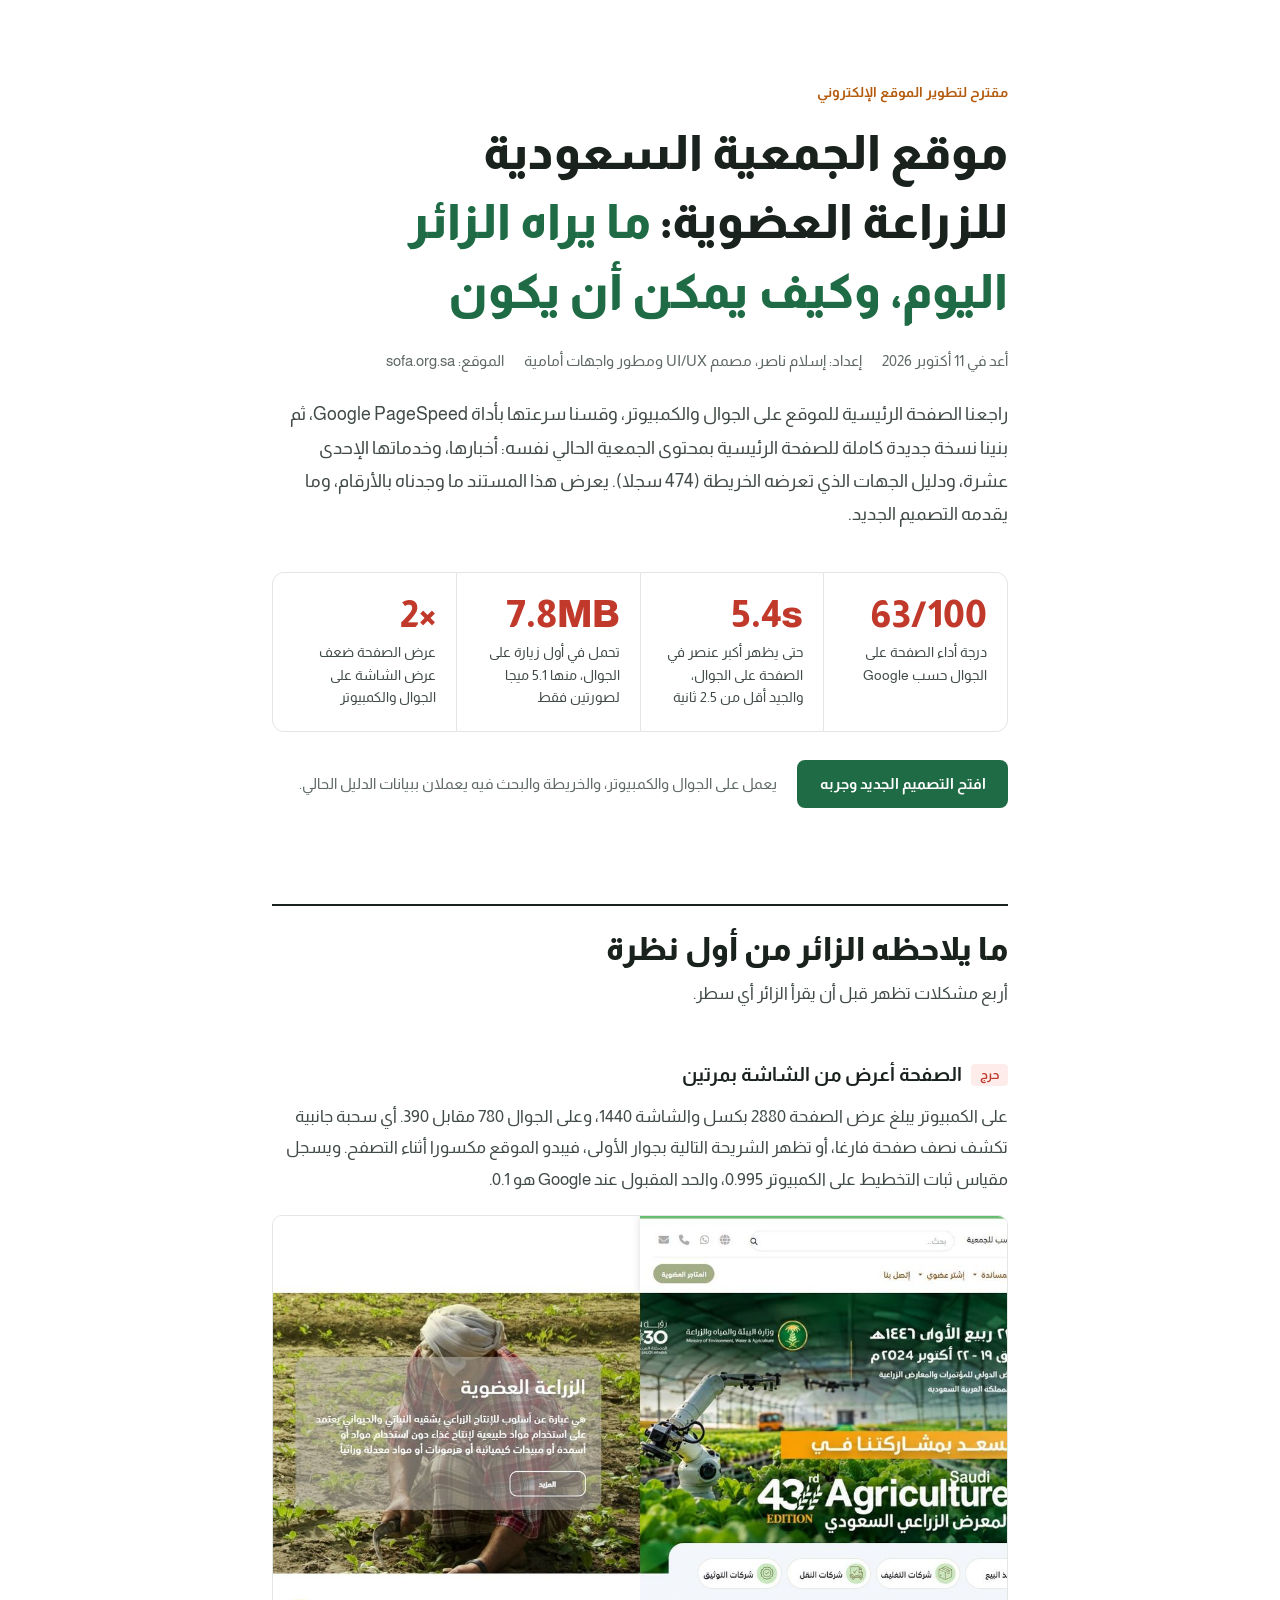
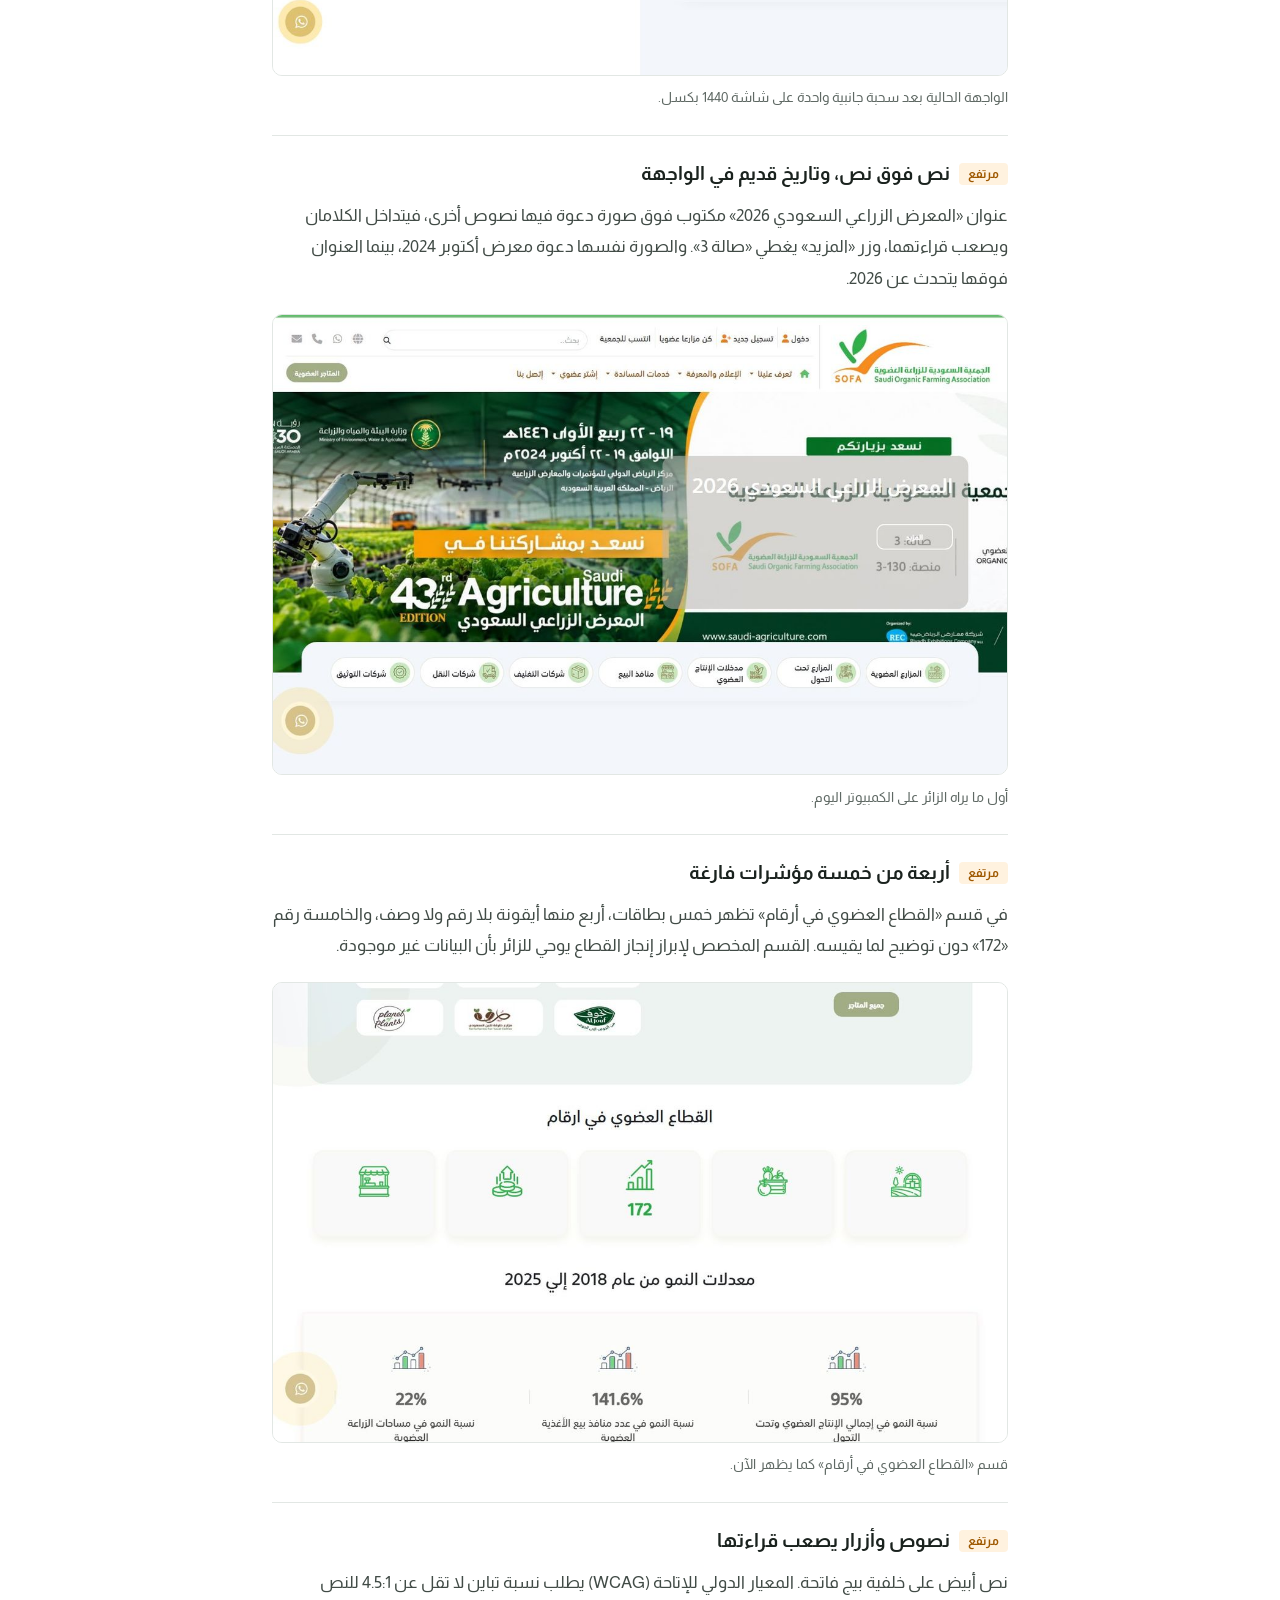
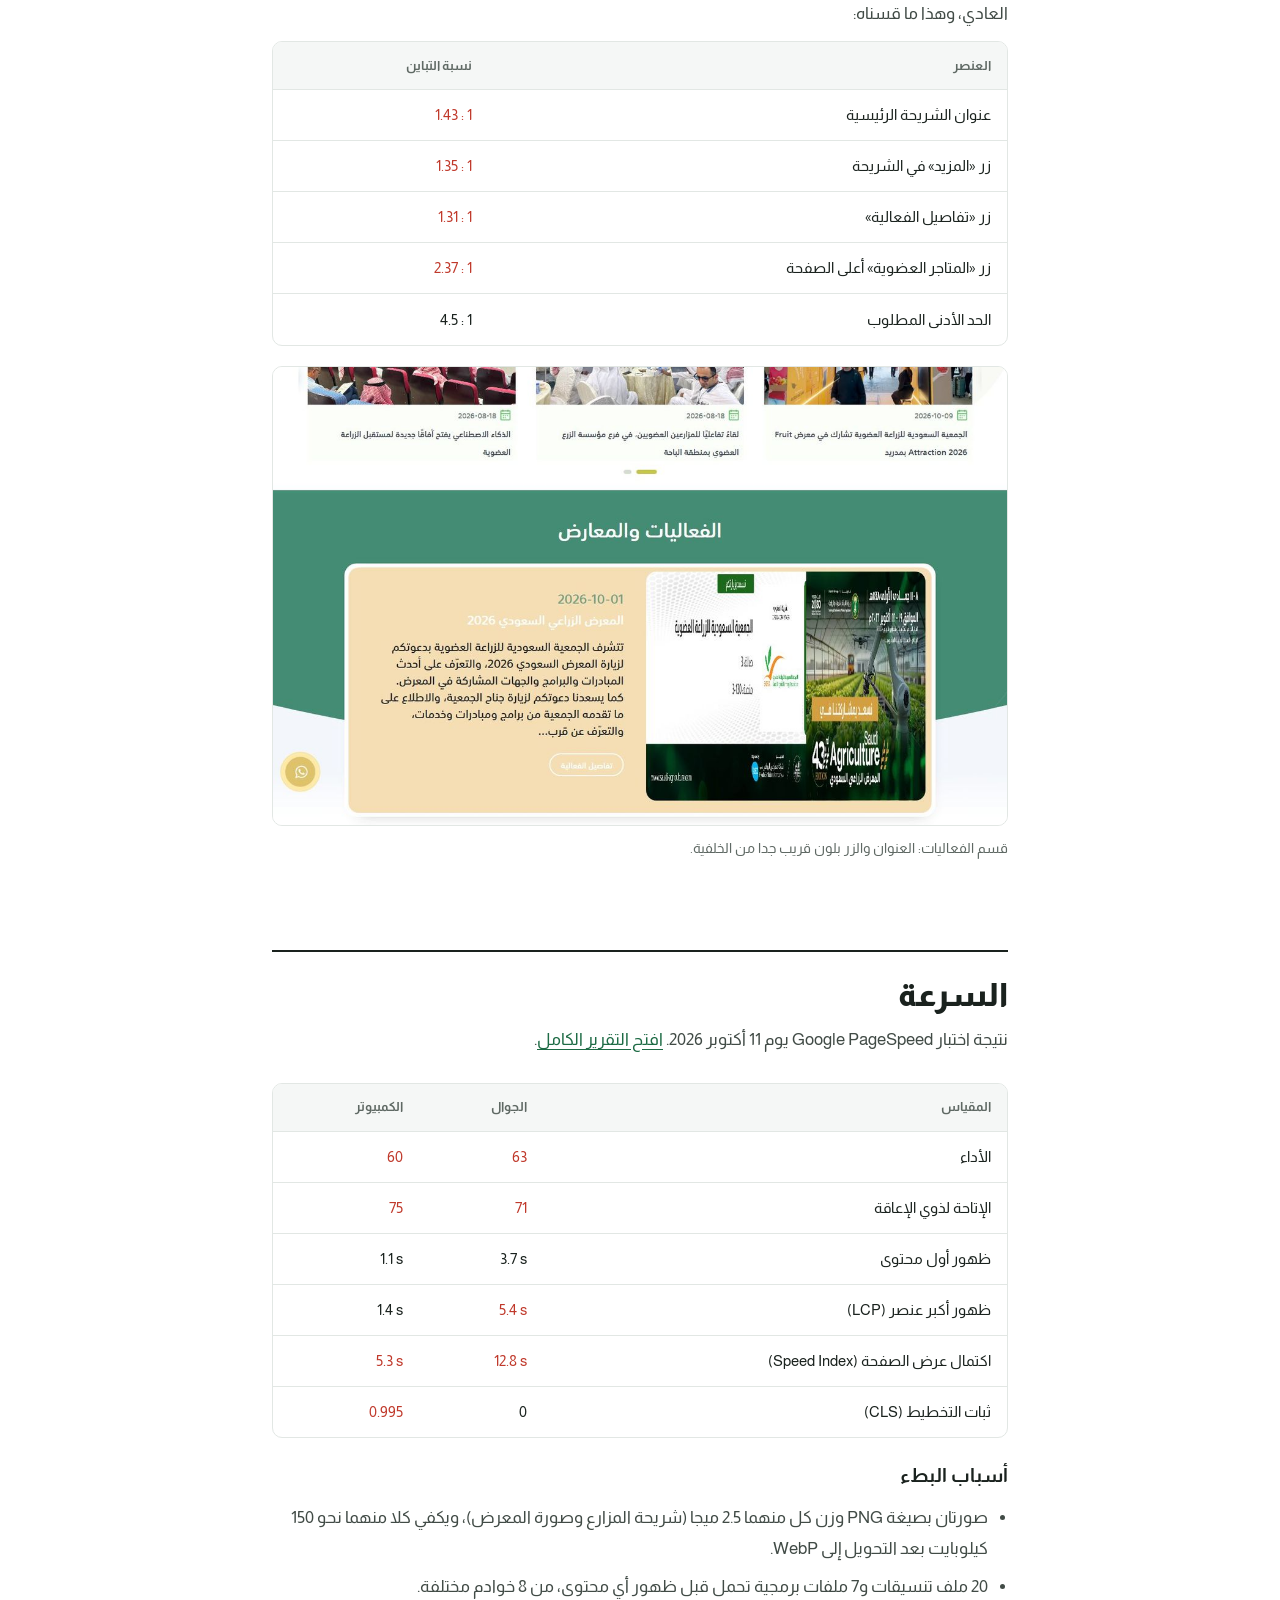
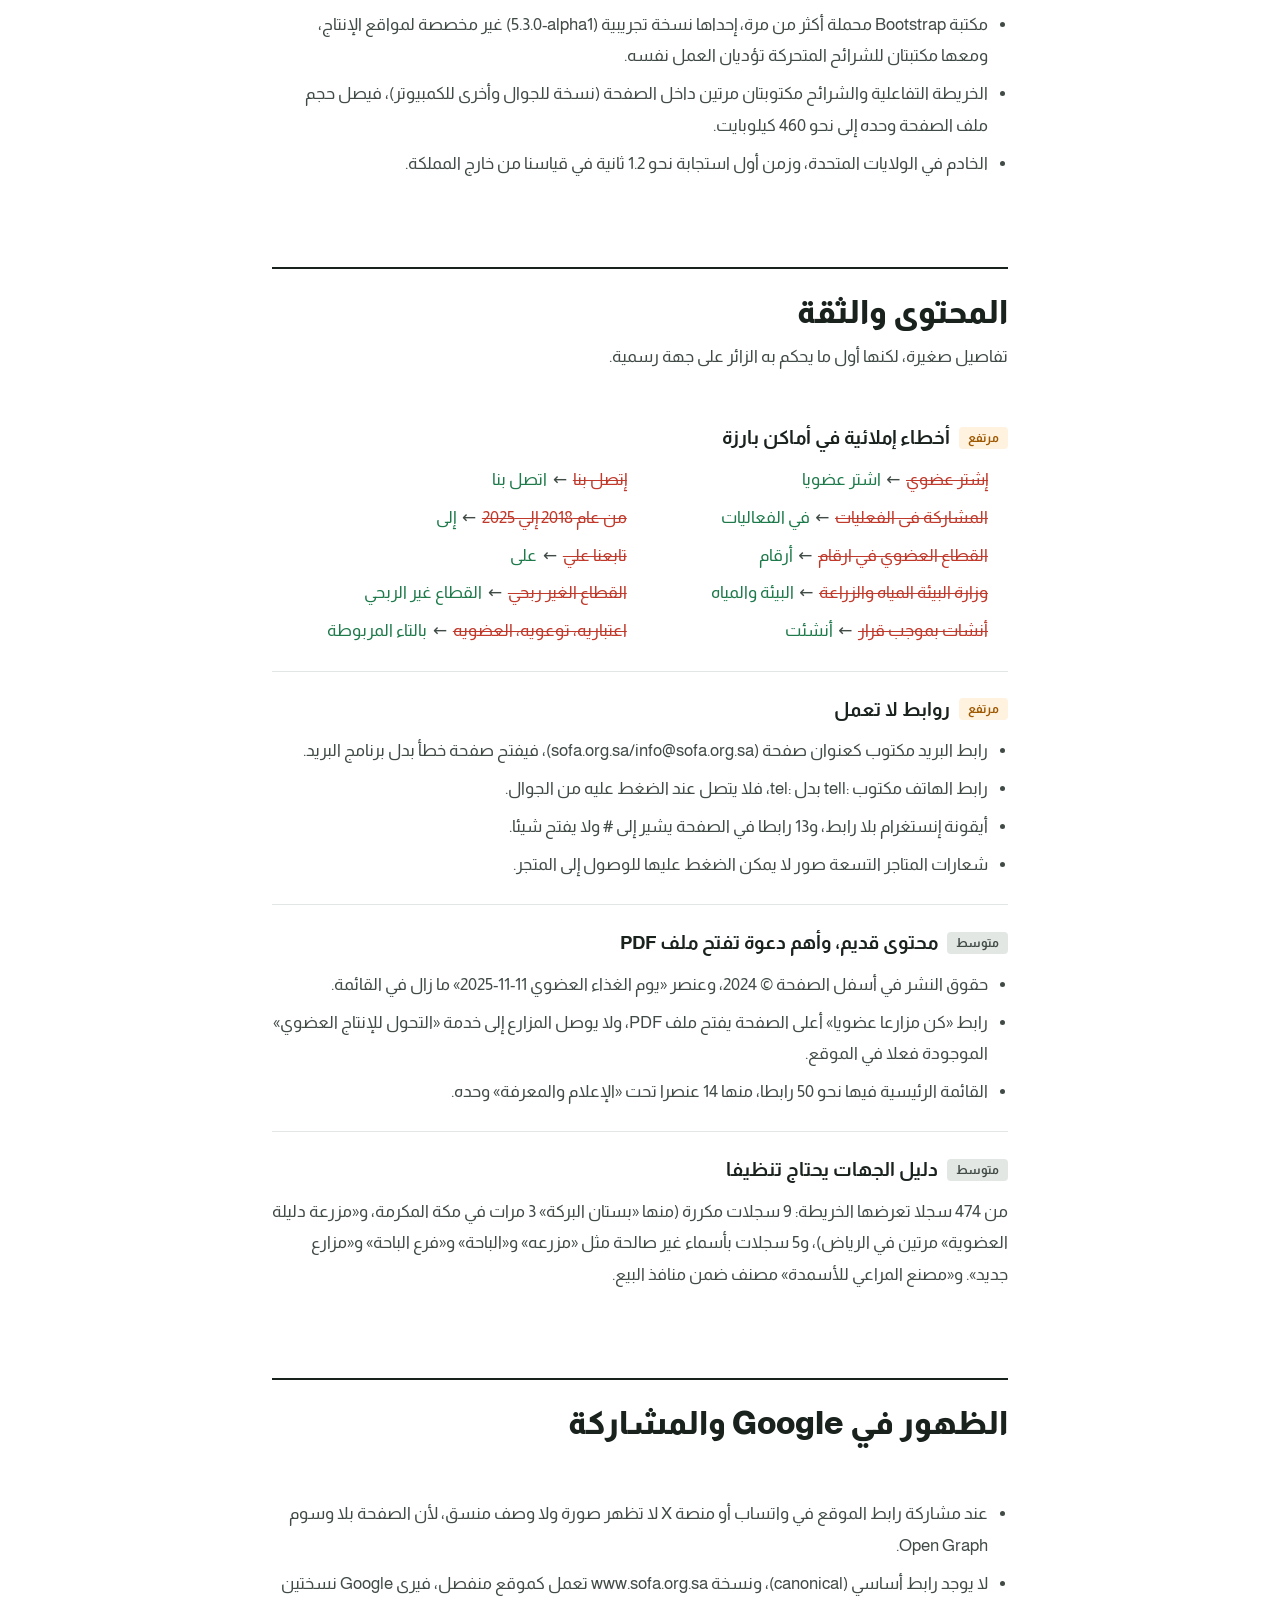
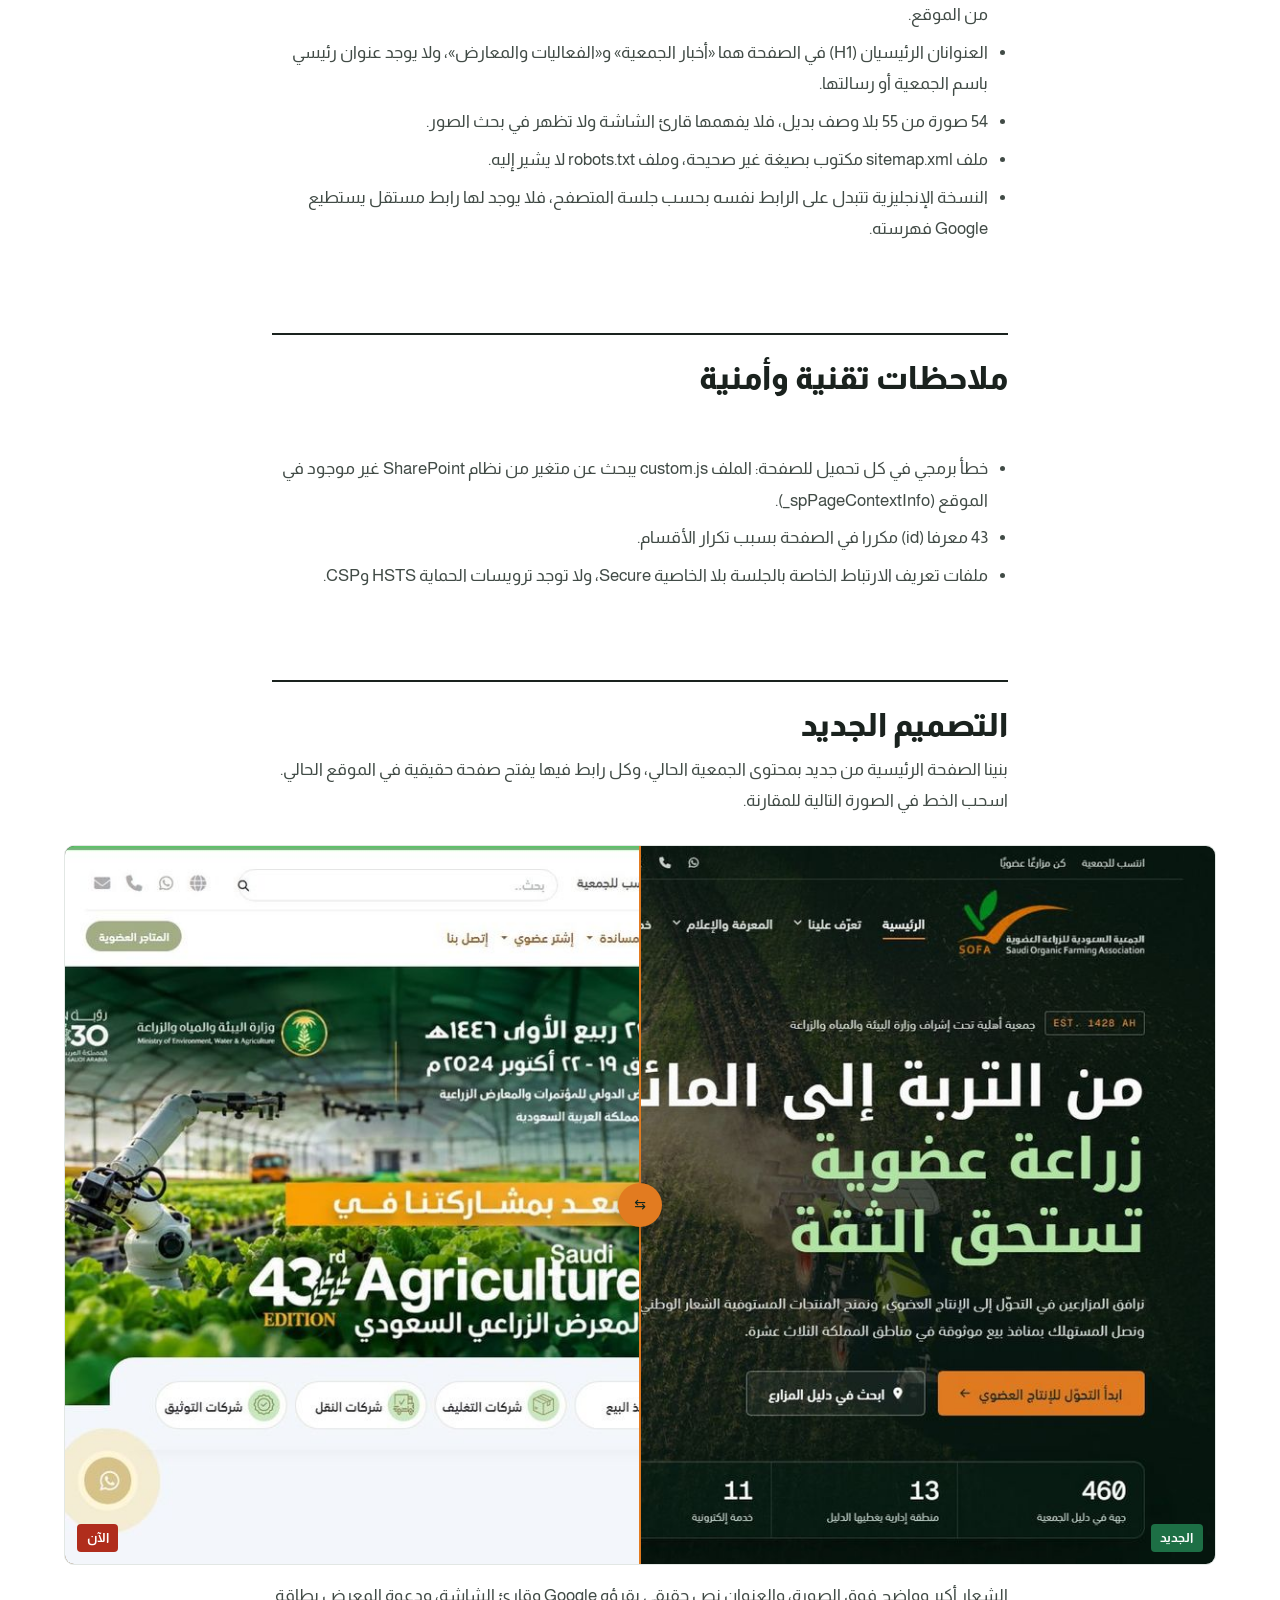
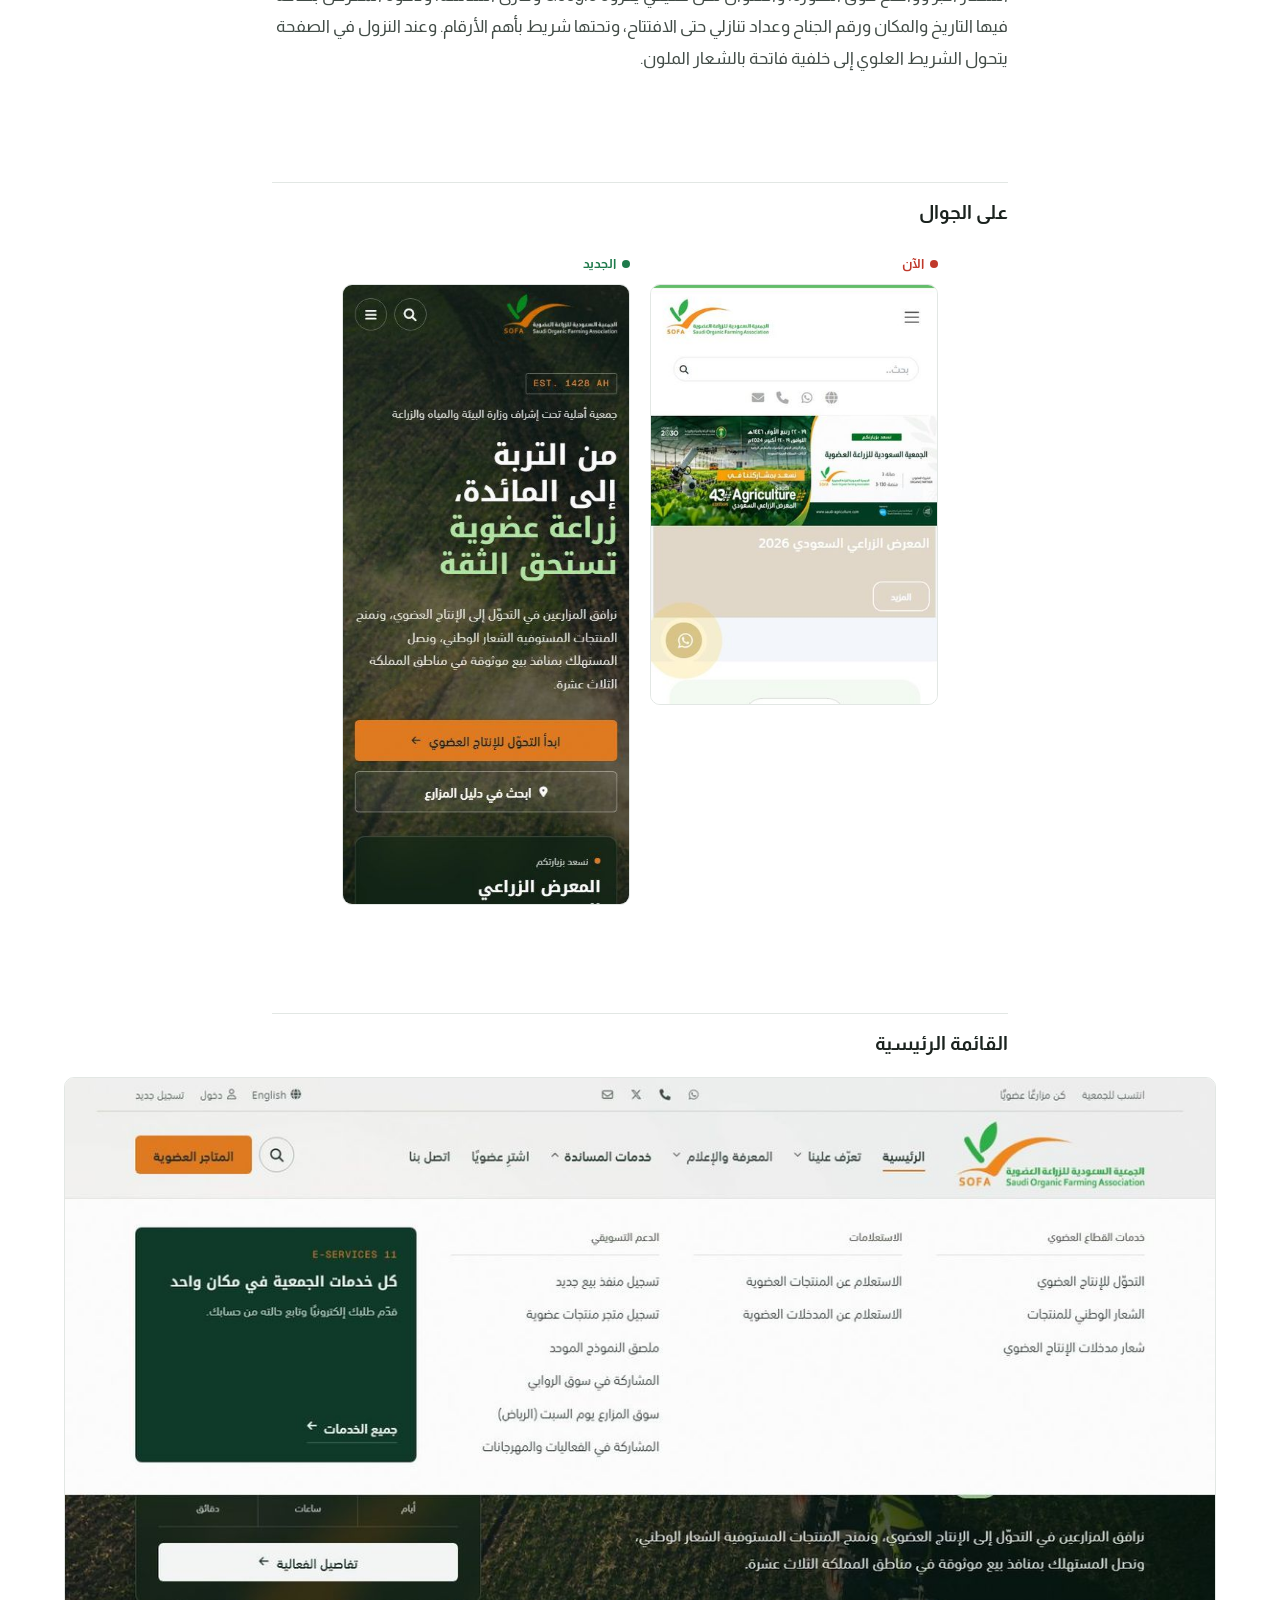
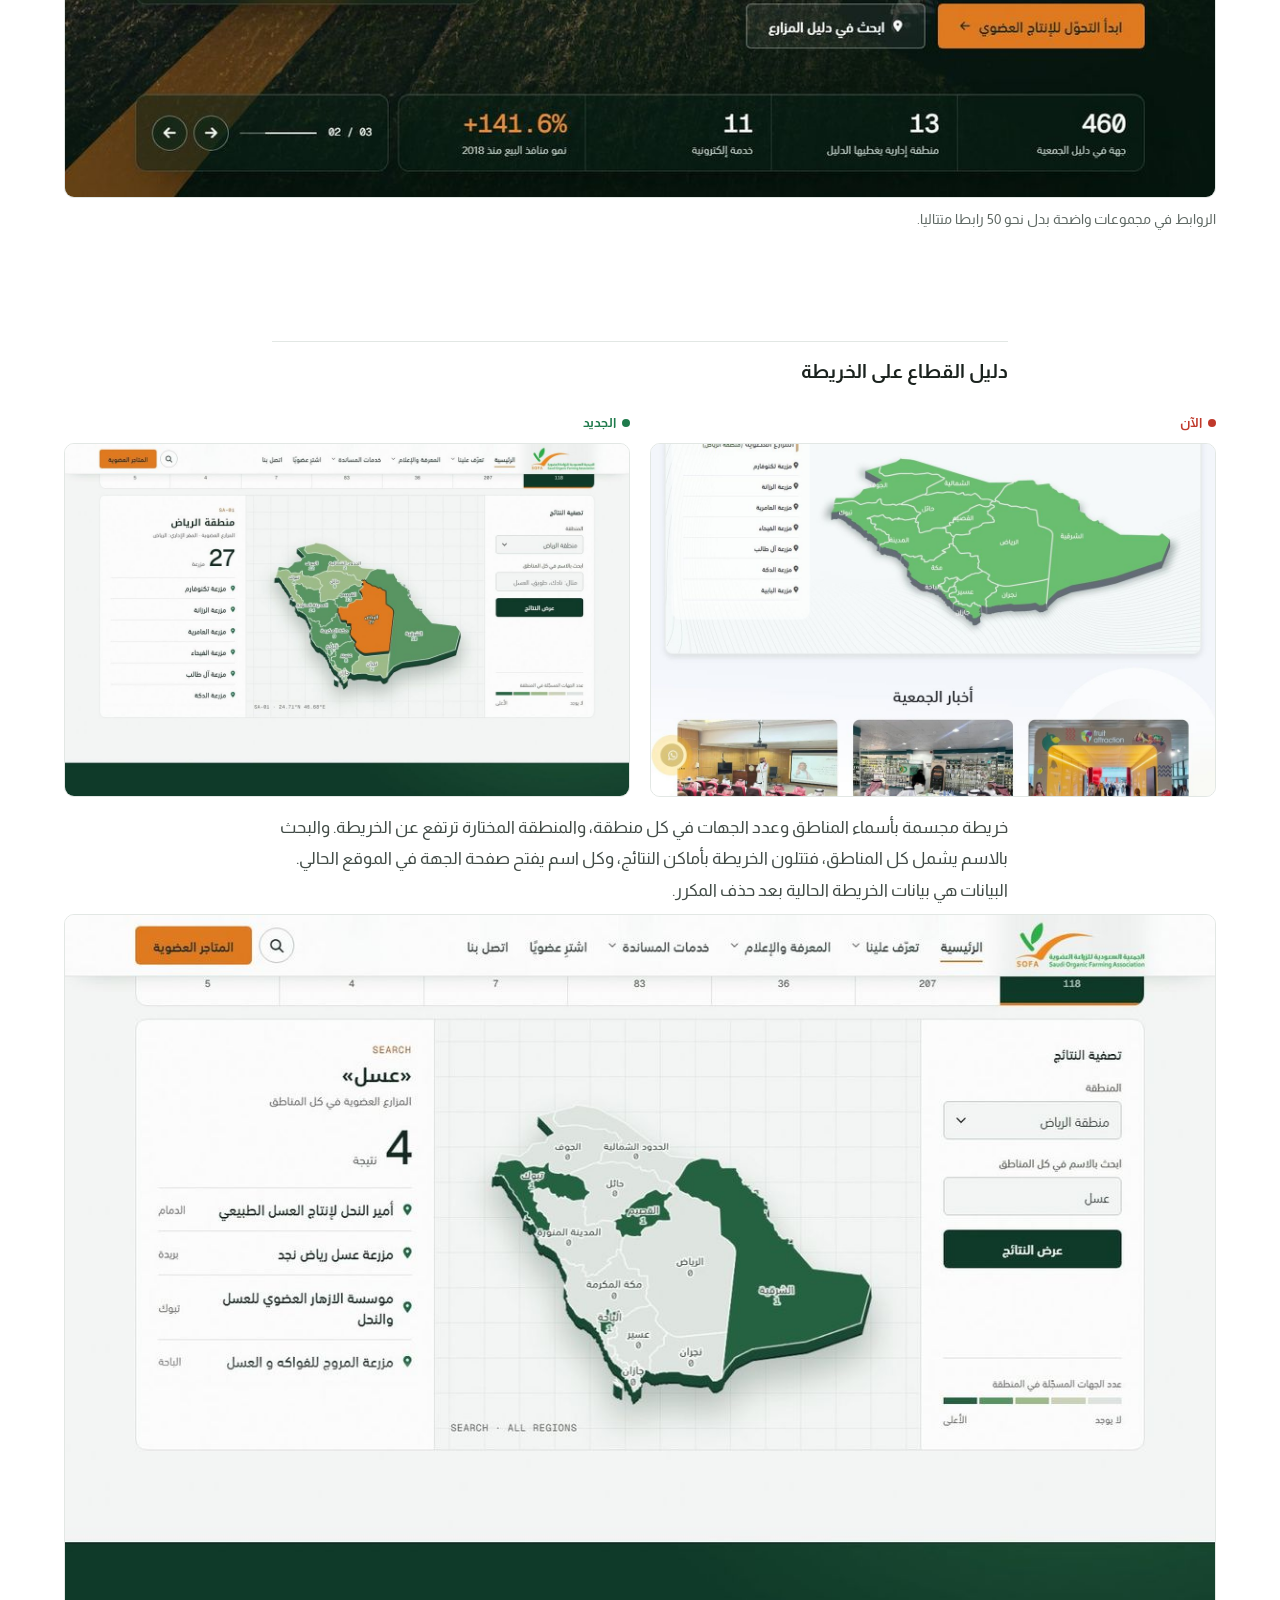
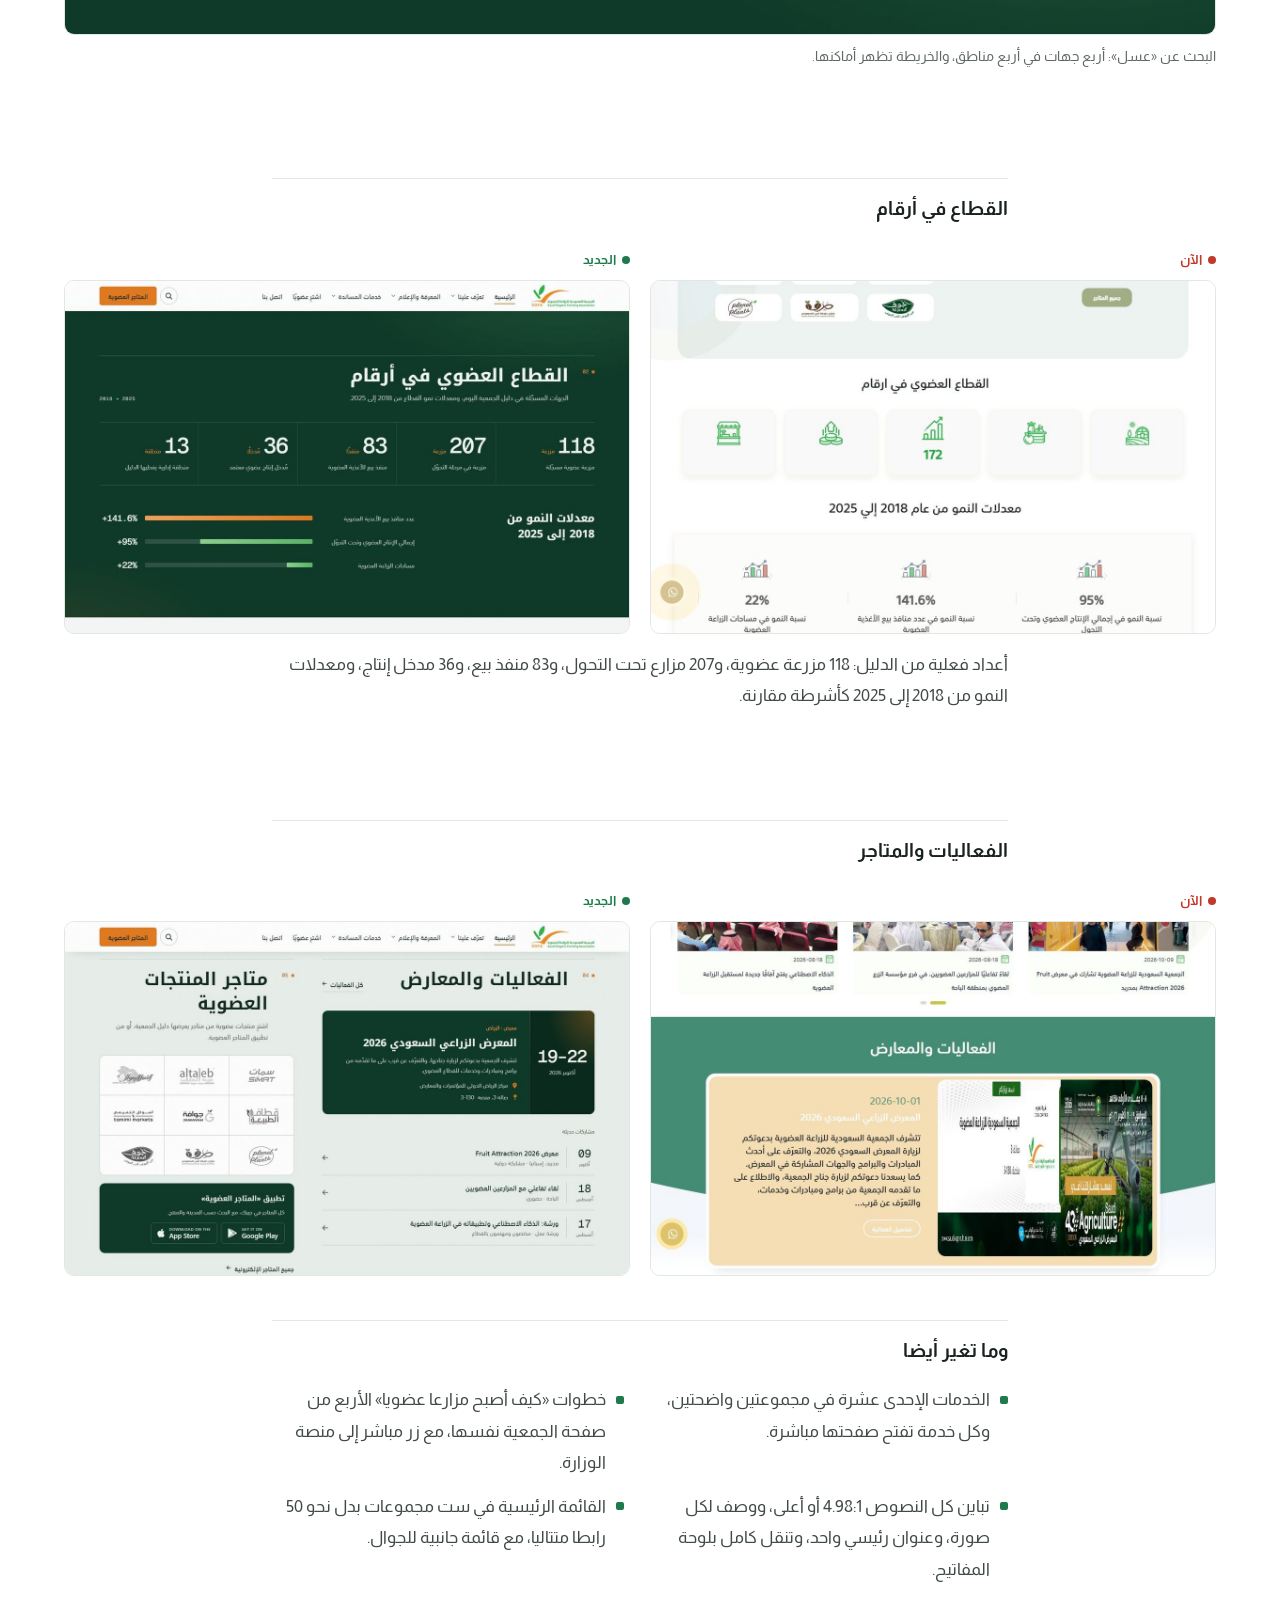
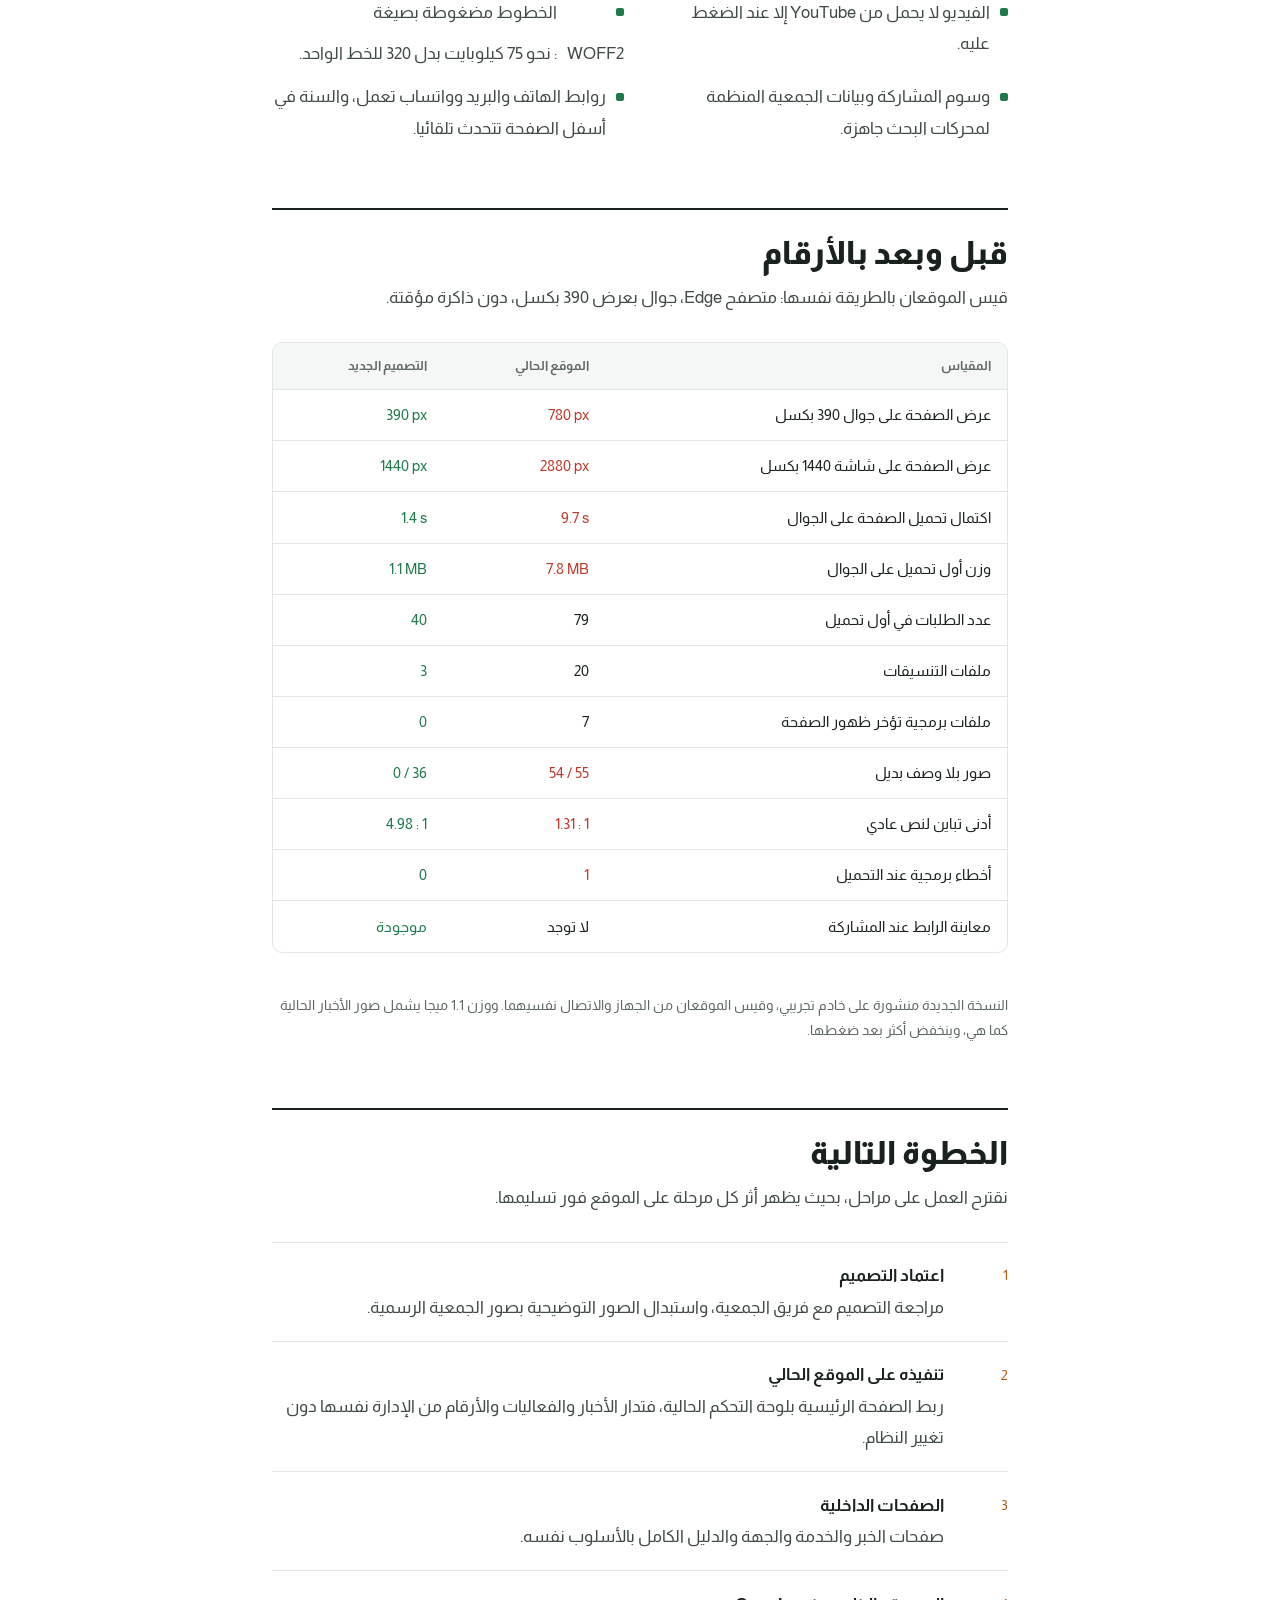
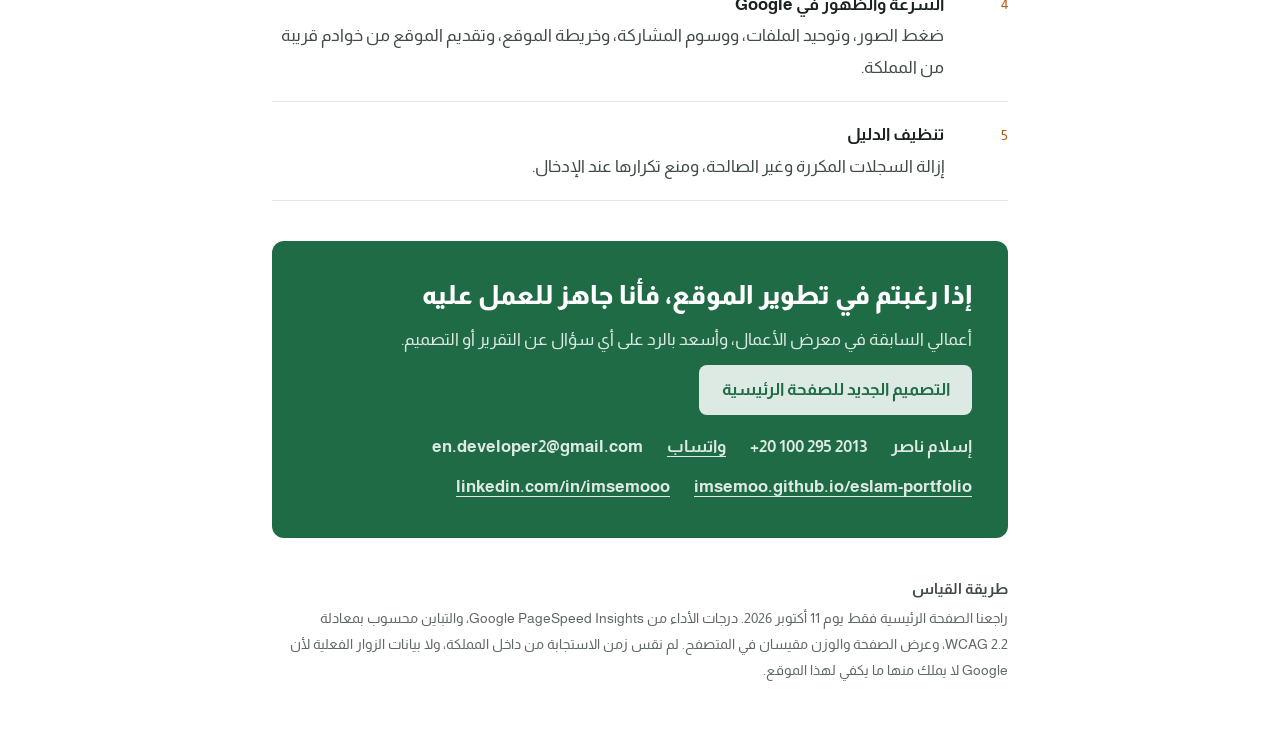
<file: index.html>
<!DOCTYPE html>
<html lang="ar" dir="rtl">
<head>
<meta charset="utf-8" />
<meta name="viewport" content="width=device-width, initial-scale=1" />
<title>مراجعة موقع SOFA</title>
<meta name="description" content="مراجعة موقع الجمعية السعودية للزراعة العضوية بالأرقام، مع تصميم جديد للصفحة الرئيسية ومقارنة قبل وبعد." />
<meta name="robots" content="noindex, nofollow" />
<meta name="author" content="إسلام ناصر" />
<meta property="og:type" content="article" />
<meta property="og:locale" content="ar_SA" />
<meta property="og:title" content="موقع الجمعية السعودية للزراعة العضوية: مراجعة وتصميم جديد" />
<meta property="og:description" content="مراجعة موقع الجمعية السعودية للزراعة العضوية بالأرقام، مع تصميم جديد للصفحة الرئيسية ومقارنة قبل وبعد." />
<meta property="og:url" content="https://imsemoo.github.io/sofa-review/" />
<meta property="og:image" content="https://imsemoo.github.io/sofa-review/img/after-hero.jpg" />
<meta property="og:image:width" content="1200" />
<meta property="og:image:height" content="750" />
<meta name="twitter:card" content="summary_large_image" />
<meta name="color-scheme" content="light dark" />
<link rel="preconnect" href="https://fonts.googleapis.com" />
<link rel="preconnect" href="https://fonts.gstatic.com" crossorigin />
<link href="https://fonts.googleapis.com/css2?family=Almarai:wght@400;700;800&display=swap" rel="stylesheet" />
<style>
  /* Layout: a reading column for the argument, wide evidence rows for screenshots and tables. */
  :root {
    color-scheme: light;
    --bg: #ffffff;
    --panel: #f5f7f6;
    --surface: #ffffff;
    --ink: #1a221e;
    --ink-2: #414b46;
    --muted: #5f6964;
    --line: #e2e7e4;
    --brand: #1e6b45;
    --accent: #b35a0d;
    --accent-fill: #e27b20;
    --critical: #c0392b;
    --high: #9e5800;
    --good: #1e7a4b;
    --critical-bg: #fdecea;
    --high-bg: #fff2df;
    --good-bg: #e6f4eb;
    --display: "Almarai", system-ui, sans-serif;
    --body: "Almarai", system-ui, sans-serif;
    --mono: "Almarai", system-ui, sans-serif;
    --read: 46rem;
    --wide: 72rem;
  }

  * { box-sizing: border-box; }
  html { direction: rtl; }
  body {
    margin: 0;
    padding-inline: 20px;
    padding-block: 0 4rem;
    background: var(--bg);
    color: var(--ink);
    font-family: var(--body);
    font-size: 17px;
    line-height: 1.85;
    -webkit-font-smoothing: antialiased;
  }
  h1, h2, h3 { font-family: var(--display); font-weight: 800; line-height: 1.45; letter-spacing: normal; text-wrap: balance; margin: 0; }
  h3 { font-weight: 700; }
  p { margin: 0; text-wrap: pretty; }
  a { color: var(--brand); text-underline-offset: 0.25em; }
  a:focus-visible, input:focus-visible { outline: 2px solid var(--accent-fill); outline-offset: 3px; }
  img { display: block; max-width: 100%; height: auto; }
  .mono { font-family: var(--mono); font-variant-numeric: tabular-nums; letter-spacing: 0; }
  .ltr { direction: ltr; unicode-bidi: isolate; display: inline-block; }

  .read { max-width: var(--read); margin-inline: auto; }
  .wide { max-width: var(--wide); margin-inline: auto; }
  .stack > * + * { margin-top: 1rem; }

  /* cover */
  .cover { padding-block: clamp(2.5rem, 7vw, 5rem) 2rem; }
  .kicker { font-size: 0.875rem; font-weight: 600; color: var(--accent); }
  .cover h1 { margin-top: 0.75rem; font-size: clamp(1.9rem, 1.2rem + 2.6vw, 3rem); }
  .cover h1 span { color: var(--brand); }
  .byline { display: flex; flex-wrap: wrap; gap: 0.25rem 1.25rem; margin-top: 1.25rem; font-size: 0.9375rem; color: var(--muted); }
  .lead { margin-top: 1.5rem; font-size: 1.125rem; color: var(--ink-2); }

  .facts {
    display: grid;
    grid-template-columns: repeat(4, minmax(0, 1fr));
    gap: 1px;
    margin-top: 2.5rem;
    background: var(--line);
    border: 1px solid var(--line);
    border-radius: 12px;
    overflow: hidden;
  }
  .fact { display: grid; gap: 0.4rem; align-content: start; padding: 1.25rem 1.25rem 1.4rem; background: var(--surface); min-width: 0; }
  .fact b { font-family: var(--mono); font-weight: 800; font-size: clamp(1.75rem, 1.2rem + 1.6vw, 2.4rem); line-height: 1.1; color: var(--critical); direction: ltr; text-align: end; }
  .fact span { font-size: 0.875rem; line-height: 1.6; color: var(--ink-2); }

  /* sections */
  section { padding-block: clamp(2.5rem, 6vw, 4rem) 0; }
  .sec-title { display: grid; gap: 0.35rem; padding-top: 1.25rem; border-top: 2px solid var(--ink); margin-bottom: 1.75rem; }
  .sec-title h2 { font-size: clamp(1.4rem, 1rem + 1.4vw, 2rem); }
  .sec-title p { color: var(--ink-2); }
  .sub-title { padding-top: 1rem; margin: 2.75rem auto 1.25rem; border-top: 1px solid var(--line); font-size: 1.1875rem; }

  .finding { display: grid; gap: 0.75rem; padding-block: 1.5rem; border-bottom: 1px solid var(--line); }
  .finding:last-child { border-bottom: 0; }
  .finding h3 { font-size: 1.1875rem; display: flex; flex-wrap: wrap; align-items: center; gap: 0.6rem; }
  .finding p, .finding li { color: var(--ink-2); }
  .finding ul { margin: 0; padding-inline-start: 1.25rem; display: grid; gap: 0.4rem; }
  .sev { display: inline-block; padding: 0.05rem 0.55rem; border-radius: 4px; font-family: var(--body); font-size: 0.75rem; font-weight: 600; line-height: 1.7; }
  .sev--critical { background: var(--critical-bg); color: var(--critical); }
  .sev--high { background: var(--high-bg); color: var(--high); }
  .sev--mid { background: var(--line); color: var(--ink-2); }

  figure { margin: 0; }
  .shot { border: 1px solid var(--line); border-radius: 10px; overflow: hidden; background: var(--surface); }
  figcaption { margin-top: 0.6rem; font-size: 0.875rem; color: var(--muted); }
  .evidence { margin-top: 0.5rem; }

  /* tables */
  .table-wrap { overflow-x: auto; border: 1px solid var(--line); border-radius: 10px; background: var(--surface); }
  table { width: 100%; border-collapse: collapse; font-size: 0.9375rem; }
  th, td { padding: 0.7rem 1rem; text-align: start; border-bottom: 1px solid var(--line); vertical-align: top; }
  tr:last-child td { border-bottom: 0; }
  th { font-weight: 700; color: var(--muted); font-size: 0.8125rem; background: var(--panel); }
  td.num { font-family: var(--mono); font-variant-numeric: tabular-nums; direction: ltr; text-align: end; white-space: nowrap; }
  td .bad { color: var(--critical); }
  td .ok { color: var(--good); }

  .fixes { display: grid; grid-template-columns: repeat(2, minmax(0, 1fr)); gap: 0.75rem 2rem; margin: 0; padding: 0; list-style: none; }
  .fixes li { display: grid; grid-template-columns: auto minmax(0, 1fr); gap: 0.6rem; color: var(--ink-2); }
  .fixes li::before { content: ""; width: 8px; height: 8px; margin-top: 0.7rem; border-radius: 2px; background: var(--good); }
  .typos { display: grid; grid-template-columns: repeat(2, minmax(0, 1fr)); gap: 0.35rem 1.5rem; margin: 0; padding: 0; list-style: none; }
  .typos li { display: flex; flex-wrap: wrap; gap: 0.35rem; align-items: baseline; }
  .typos s { color: var(--critical); text-decoration-thickness: 1px; }
  .typos b { font-weight: 500; color: var(--good); }

  /* before / after */
  .pair { display: grid; grid-template-columns: repeat(2, minmax(0, 1fr)); gap: 1.25rem; }
  .pair--phone { grid-template-columns: repeat(2, minmax(0, 18rem)); justify-content: center; }
  .tag { display: inline-flex; align-items: center; gap: 0.4rem; margin-bottom: 0.5rem; font-size: 0.8125rem; font-weight: 600; }
  .tag::before { content: ""; width: 8px; height: 8px; border-radius: 50%; }
  .tag--before { color: var(--critical); }
  .tag--before::before { background: var(--critical); }
  .tag--after { color: var(--good); }
  .tag--after::before { background: var(--good); }
  .compare-note { margin-top: 0.9rem; color: var(--ink-2); }

  /* drag-to-compare hero */
  .compare { position: relative; direction: ltr; border: 1px solid var(--line); border-radius: 10px; overflow: hidden; background: var(--surface); user-select: none; touch-action: pan-y; }
  .compare img { width: 100%; }
  .compare__top { position: absolute; inset: 0; clip-path: inset(0 calc(100% - var(--pos, 50%)) 0 0); }
  .compare__top img { height: 100%; object-fit: cover; }
  .compare__line { position: absolute; top: 0; bottom: 0; left: var(--pos, 50%); width: 2px; margin-left: -1px; background: var(--accent-fill); pointer-events: none; }
  .compare__knob { position: absolute; top: 50%; left: var(--pos, 50%); width: 44px; height: 44px; margin: -22px 0 0 -22px; border-radius: 50%; background: var(--accent-fill); color: #13261d; display: grid; place-items: center; font-family: var(--mono); font-size: 0.875rem; font-weight: 500; pointer-events: none; box-shadow: 0 6px 18px rgba(0,0,0,0.25); }
  .compare__label { position: absolute; bottom: 0.75rem; padding: 0.15rem 0.6rem; border-radius: 4px; font-size: 0.8125rem; font-weight: 600; color: #fff; direction: rtl; }
  .compare__label--before { left: 0.75rem; background: #b02d1c; }
  .compare__label--after { right: 0.75rem; background: #1d6f45; }
  .compare input { position: absolute; inset: 0; width: 100%; height: 100%; margin: 0; opacity: 0; cursor: ew-resize; }
  .compare input:focus-visible ~ .compare__knob { outline: 3px solid var(--ink); outline-offset: 2px; }

  /* plan */
  .plan { display: grid; gap: 0; margin: 0; padding: 0; list-style: none; counter-reset: step; border-top: 1px solid var(--line); }
  .plan li { display: grid; grid-template-columns: 3rem minmax(0, 1fr); gap: 1rem; padding-block: 1.1rem; border-bottom: 1px solid var(--line); counter-increment: step; }
  .plan li::before { content: counter(step); font-family: var(--mono); font-size: 0.875rem; color: var(--accent); padding-top: 0.2rem; }
  .plan b { display: block; font-family: var(--display); font-weight: 600; font-size: 1.0625rem; color: var(--ink); }
  .plan span { color: var(--ink-2); }

  .cta { margin-top: 2.5rem; padding: clamp(1.5rem, 4vw, 2.25rem); border-radius: 12px; background: var(--brand); color: var(--bg); display: grid; gap: 0.6rem; }
  .cta h2 { font-size: clamp(1.25rem, 1rem + 1vw, 1.6rem); color: inherit; }
  .cta p { color: inherit; opacity: 0.85; }
  .contact { display: flex; flex-wrap: wrap; gap: 0.5rem 1.5rem; margin-top: 0.4rem; font-weight: 600; }
  .contact a { color: inherit; }

  .demo-link { display: flex; flex-wrap: wrap; align-items: center; gap: 0.75rem 1.25rem; margin-top: 1.75rem; color: var(--muted); font-size: 0.9375rem; }
  .demo-btn { display: inline-flex; align-items: center; min-height: 48px; padding: 0.6rem 1.4rem; border-radius: 8px; background: var(--brand); color: #fff; font-weight: 700; text-decoration: none; }
  .demo-btn:hover { background: #17573a; }
  .demo-btn--light { background: #fff; color: var(--brand); }
  .demo-btn--light:hover { background: #eef5f1; }
  .method { margin-top: 2.5rem; font-size: 0.875rem; color: var(--muted); }
  .method h3 { font-size: 0.9375rem; margin-bottom: 0.4rem; color: var(--ink-2); }

  @media (max-width: 760px) {
    body { font-size: 16px; }
    .facts { grid-template-columns: repeat(2, minmax(0, 1fr)); }
    .pair, .fixes, .typos { grid-template-columns: minmax(0, 1fr); }
    .pair--phone { grid-template-columns: repeat(2, minmax(0, 1fr)); gap: 0.75rem; }
  }
  @media (prefers-reduced-motion: reduce) { * { transition: none !important; } }
</style>
</head>
<body>
<header class="cover read">
  <p class="kicker">مقترح لتطوير الموقع الإلكتروني</p>
  <h1>موقع الجمعية السعودية للزراعة العضوية: <span>ما يراه الزائر اليوم، وكيف يمكن أن يكون</span></h1>
  <p class="byline">
    <span>أعد في <time datetime="2026-10-11">11 أكتوبر 2026</time></span>
    <span>إعداد: إسلام ناصر، مصمم UI/UX ومطور واجهات أمامية</span>
    <span>الموقع: <span class="ltr">sofa.org.sa</span></span>
  </p>
  <p class="lead">
    راجعنا الصفحة الرئيسية للموقع على الجوال والكمبيوتر، وقسنا سرعتها بأداة
    <span class="ltr">Google PageSpeed</span>، ثم بنينا نسخة جديدة كاملة للصفحة الرئيسية
    بمحتوى الجمعية الحالي نفسه: أخبارها، وخدماتها الإحدى عشرة، ودليل الجهات الذي تعرضه
    الخريطة (474 سجلا). يعرض هذا المستند ما وجدناه بالأرقام، وما يقدمه التصميم الجديد.
  </p>

  <div class="facts" role="list">
    <div class="fact" role="listitem"><b>63/100</b><span>درجة أداء الصفحة على الجوال حسب Google</span></div>
    <div class="fact" role="listitem"><b>5.4s</b><span>حتى يظهر أكبر عنصر في الصفحة على الجوال، والجيد أقل من 2.5 ثانية</span></div>
    <div class="fact" role="listitem"><b>7.8MB</b><span>تحمل في أول زيارة على الجوال، منها 5.1 ميجا لصورتين فقط</span></div>
    <div class="fact" role="listitem"><b>2×</b><span>عرض الصفحة ضعف عرض الشاشة على الجوال والكمبيوتر</span></div>
  </div>
  <p class="demo-link"><a class="demo-btn" href="https://imsemoo.github.io/sofa-review/demo/">افتح التصميم الجديد وجربه</a><span>يعمل على الجوال والكمبيوتر، والخريطة والبحث فيه يعملان ببيانات الدليل الحالي.</span></p>
</header>

<main>
  <section class="read" aria-labelledby="s-visible">
    <div class="sec-title">
      <h2 id="s-visible">ما يلاحظه الزائر من أول نظرة</h2>
      <p>أربع مشكلات تظهر قبل أن يقرأ الزائر أي سطر.</p>
    </div>

    <article class="finding">
      <h3><span class="sev sev--critical">حرج</span> الصفحة أعرض من الشاشة بمرتين</h3>
      <p>
        على الكمبيوتر يبلغ عرض الصفحة 2880 بكسل والشاشة 1440، وعلى الجوال 780 مقابل 390.
        أي سحبة جانبية تكشف نصف صفحة فارغا، أو تظهر الشريحة التالية بجوار الأولى، فيبدو
        الموقع مكسورا أثناء التصفح. ويسجل مقياس ثبات التخطيط على الكمبيوتر
        <span class="mono">0.995</span>، والحد المقبول عند Google هو <span class="mono">0.1</span>.
      </p>
      <figure class="evidence">
        <div class="shot"><img src="img/before-overflow.jpg" width="1200" height="750" alt="واجهة الموقع الحالي بعد سحبة جانبية: الشريحة الثانية تظهر بجوار الأولى ونصف الشاشة بلا هيدر" /></div>
        <figcaption>الواجهة الحالية بعد سحبة جانبية واحدة على شاشة 1440 بكسل.</figcaption>
      </figure>
    </article>

    <article class="finding">
      <h3><span class="sev sev--high">مرتفع</span> نص فوق نص، وتاريخ قديم في الواجهة</h3>
      <p>
        عنوان «المعرض الزراعي السعودي 2026» مكتوب فوق صورة دعوة فيها نصوص أخرى، فيتداخل
        الكلامان ويصعب قراءتهما، وزر «المزيد» يغطي «صالة 3». والصورة نفسها دعوة معرض
        أكتوبر 2024، بينما العنوان فوقها يتحدث عن 2026.
      </p>
      <figure class="evidence">
        <div class="shot"><img src="img/before-hero.jpg" width="1200" height="750" alt="الشريحة الرئيسية في الموقع الحالي: عنوان أبيض فوق صورة دعوة مكتوب عليها أكتوبر 2024" loading="lazy" /></div>
        <figcaption>أول ما يراه الزائر على الكمبيوتر اليوم.</figcaption>
      </figure>
    </article>

    <article class="finding">
      <h3><span class="sev sev--high">مرتفع</span> أربعة من خمسة مؤشرات فارغة</h3>
      <p>
        في قسم «القطاع العضوي في أرقام» تظهر خمس بطاقات، أربع منها أيقونة بلا رقم ولا وصف،
        والخامسة رقم «172» دون توضيح لما يقيسه. القسم المخصص لإبراز إنجاز القطاع يوحي
        للزائر بأن البيانات غير موجودة.
      </p>
      <figure class="evidence">
        <div class="shot"><img src="img/before-stats.jpg" width="1200" height="750" alt="قسم الأرقام في الموقع الحالي: بطاقات بأيقونات دون أرقام" loading="lazy" /></div>
        <figcaption>قسم «القطاع العضوي في أرقام» كما يظهر الآن.</figcaption>
      </figure>
    </article>

    <article class="finding">
      <h3><span class="sev sev--high">مرتفع</span> نصوص وأزرار يصعب قراءتها</h3>
      <p>
        نص أبيض على خلفية بيج فاتحة. المعيار الدولي للإتاحة
        (<span class="ltr">WCAG</span>) يطلب نسبة تباين لا تقل عن 4.5:1 للنص العادي، وهذا ما قسناه:
      </p>
      <div class="table-wrap">
        <table>
          <thead><tr><th scope="col">العنصر</th><th scope="col">نسبة التباين</th></tr></thead>
          <tbody>
            <tr><td>عنوان الشريحة الرئيسية</td><td class="num"><span class="bad">1.43 : 1</span></td></tr>
            <tr><td>زر «المزيد» في الشريحة</td><td class="num"><span class="bad">1.35 : 1</span></td></tr>
            <tr><td>زر «تفاصيل الفعالية»</td><td class="num"><span class="bad">1.31 : 1</span></td></tr>
            <tr><td>زر «المتاجر العضوية» أعلى الصفحة</td><td class="num"><span class="bad">2.37 : 1</span></td></tr>
            <tr><td>الحد الأدنى المطلوب</td><td class="num">4.5 : 1</td></tr>
          </tbody>
        </table>
      </div>
      <figure class="evidence">
        <div class="shot"><img src="img/before-events.jpg" width="1200" height="750" alt="قسم الفعاليات في الموقع الحالي: عنوان وزر بلون أبيض على خلفية بيج" loading="lazy" /></div>
        <figcaption>قسم الفعاليات: العنوان والزر بلون قريب جدا من الخلفية.</figcaption>
      </figure>
    </article>
  </section>

  <section class="read" aria-labelledby="s-speed">
    <div class="sec-title">
      <h2 id="s-speed">السرعة</h2>
      <p>
        نتيجة اختبار <span class="ltr">Google PageSpeed</span> يوم 11 أكتوبر 2026.
        <a href="https://pagespeed.web.dev/analysis/https-sofa-org-sa/2cyoswm8as">افتح التقرير الكامل</a>.
      </p>
    </div>
    <div class="table-wrap">
      <table>
        <thead><tr><th scope="col">المقياس</th><th scope="col">الجوال</th><th scope="col">الكمبيوتر</th></tr></thead>
        <tbody>
          <tr><td>الأداء</td><td class="num"><span class="bad">63</span></td><td class="num"><span class="bad">60</span></td></tr>
          <tr><td>الإتاحة لذوي الإعاقة</td><td class="num"><span class="bad">71</span></td><td class="num"><span class="bad">75</span></td></tr>
          <tr><td>ظهور أول محتوى</td><td class="num">3.7 s</td><td class="num">1.1 s</td></tr>
          <tr><td>ظهور أكبر عنصر (LCP)</td><td class="num"><span class="bad">5.4 s</span></td><td class="num">1.4 s</td></tr>
          <tr><td>اكتمال عرض الصفحة (Speed Index)</td><td class="num"><span class="bad">12.8 s</span></td><td class="num"><span class="bad">5.3 s</span></td></tr>
          <tr><td>ثبات التخطيط (CLS)</td><td class="num">0</td><td class="num"><span class="bad">0.995</span></td></tr>
        </tbody>
      </table>
    </div>

    <article class="finding">
      <h3>أسباب البطء</h3>
      <ul>
        <li>صورتان بصيغة <span class="ltr">PNG</span> وزن كل منهما 2.5 ميجا (شريحة المزارع وصورة المعرض)، ويكفي كلا منهما نحو 150 كيلوبايت بعد التحويل إلى <span class="ltr">WebP</span>.</li>
        <li>20 ملف تنسيقات و7 ملفات برمجية تحمل قبل ظهور أي محتوى، من 8 خوادم مختلفة.</li>
        <li>مكتبة <span class="ltr">Bootstrap</span> محملة أكثر من مرة، إحداها نسخة تجريبية (<span class="ltr">5.3.0-alpha1</span>) غير مخصصة لمواقع الإنتاج، ومعها مكتبتان للشرائح المتحركة تؤديان العمل نفسه.</li>
        <li>الخريطة التفاعلية والشرائح مكتوبتان مرتين داخل الصفحة (نسخة للجوال وأخرى للكمبيوتر)، فيصل حجم ملف الصفحة وحده إلى نحو 460 كيلوبايت.</li>
        <li>الخادم في الولايات المتحدة، وزمن أول استجابة نحو 1.2 ثانية في قياسنا من خارج المملكة.</li>
      </ul>
    </article>
  </section>

  <section class="read" aria-labelledby="s-trust">
    <div class="sec-title">
      <h2 id="s-trust">المحتوى والثقة</h2>
      <p>تفاصيل صغيرة، لكنها أول ما يحكم به الزائر على جهة رسمية.</p>
    </div>

    <article class="finding">
      <h3><span class="sev sev--high">مرتفع</span> أخطاء إملائية في أماكن بارزة</h3>
      <ul class="typos">
        <li><s>إشتر عضوي</s> ← <b>اشتر عضويا</b></li>
        <li><s>إتصل بنا</s> ← <b>اتصل بنا</b></li>
        <li><s>المشاركة فى الفعليات</s> ← <b>في الفعاليات</b></li>
        <li><s>من عام 2018 إلي 2025</s> ← <b>إلى</b></li>
        <li><s>القطاع العضوي في ارقام</s> ← <b>أرقام</b></li>
        <li><s>تابعنا علي</s> ← <b>على</b></li>
        <li><s>وزارة البيئة المياه والزراعة</s> ← <b>البيئة والمياه</b></li>
        <li><s>القطاع الغير ربحي</s> ← <b>القطاع غير الربحي</b></li>
        <li><s>أنشات بموجب قرار</s> ← <b>أنشئت</b></li>
        <li><s>اعتباريه، توعويه، العضويه</s> ← <b>بالتاء المربوطة</b></li>
      </ul>
    </article>

    <article class="finding">
      <h3><span class="sev sev--high">مرتفع</span> روابط لا تعمل</h3>
      <ul>
        <li>رابط البريد مكتوب كعنوان صفحة (<span class="ltr">sofa.org.sa/info@sofa.org.sa</span>)، فيفتح صفحة خطأ بدل برنامج البريد.</li>
        <li>رابط الهاتف مكتوب <span class="ltr">tell:</span> بدل <span class="ltr">tel:</span>، فلا يتصل عند الضغط عليه من الجوال.</li>
        <li>أيقونة إنستغرام بلا رابط، و13 رابطا في الصفحة يشير إلى <span class="ltr">#</span> ولا يفتح شيئا.</li>
        <li>شعارات المتاجر التسعة صور لا يمكن الضغط عليها للوصول إلى المتجر.</li>
      </ul>
    </article>

    <article class="finding">
      <h3><span class="sev sev--mid">متوسط</span> محتوى قديم، وأهم دعوة تفتح ملف PDF</h3>
      <ul>
        <li>حقوق النشر في أسفل الصفحة © 2024، وعنصر «يوم الغذاء العضوي 11-11-2025» ما زال في القائمة.</li>
        <li>رابط «كن مزارعا عضويا» أعلى الصفحة يفتح ملف <span class="ltr">PDF</span>، ولا يوصل المزارع إلى خدمة «التحول للإنتاج العضوي» الموجودة فعلا في الموقع.</li>
        <li>القائمة الرئيسية فيها نحو 50 رابطا، منها 14 عنصرا تحت «الإعلام والمعرفة» وحده.</li>
      </ul>
    </article>

    <article class="finding">
      <h3><span class="sev sev--mid">متوسط</span> دليل الجهات يحتاج تنظيفا</h3>
      <p>
        من 474 سجلا تعرضها الخريطة: 9 سجلات مكررة (منها «بستان البركة» 3 مرات في مكة المكرمة،
        و«مزرعة دليلة العضوية» مرتين في الرياض)، و5 سجلات بأسماء غير صالحة مثل «مزرعه» و«الباحة»
        و«فرع الباحة» و«مزارع جديد». و«مصنع المراعي للأسمدة» مصنف ضمن منافذ البيع.
      </p>
    </article>
  </section>

  <section class="read" aria-labelledby="s-google">
    <div class="sec-title">
      <h2 id="s-google">الظهور في Google والمشاركة</h2>
    </div>
    <article class="finding">
      <ul>
        <li>عند مشاركة رابط الموقع في واتساب أو منصة X لا تظهر صورة ولا وصف منسق، لأن الصفحة بلا وسوم <span class="ltr">Open Graph</span>.</li>
        <li>لا يوجد رابط أساسي (<span class="ltr">canonical</span>)، ونسخة <span class="ltr">www.sofa.org.sa</span> تعمل كموقع منفصل، فيرى Google نسختين من الموقع.</li>
        <li>العنوانان الرئيسيان (<span class="ltr">H1</span>) في الصفحة هما «أخبار الجمعية» و«الفعاليات والمعارض»، ولا يوجد عنوان رئيسي باسم الجمعية أو رسالتها.</li>
        <li>54 صورة من 55 بلا وصف بديل، فلا يفهمها قارئ الشاشة ولا تظهر في بحث الصور.</li>
        <li>ملف <span class="ltr">sitemap.xml</span> مكتوب بصيغة غير صحيحة، وملف <span class="ltr">robots.txt</span> لا يشير إليه.</li>
        <li>النسخة الإنجليزية تتبدل على الرابط نفسه بحسب جلسة المتصفح، فلا يوجد لها رابط مستقل يستطيع Google فهرسته.</li>
      </ul>
    </article>
  </section>

  <section class="read" aria-labelledby="s-tech">
    <div class="sec-title">
      <h2 id="s-tech">ملاحظات تقنية وأمنية</h2>
    </div>
    <article class="finding">
      <ul>
        <li>خطأ برمجي في كل تحميل للصفحة: الملف <span class="ltr">custom.js</span> يبحث عن متغير من نظام SharePoint غير موجود في الموقع (<span class="ltr">_spPageContextInfo</span>).</li>
        <li>43 معرفا (<span class="ltr">id</span>) مكررا في الصفحة بسبب تكرار الأقسام.</li>
        <li>ملفات تعريف الارتباط الخاصة بالجلسة بلا الخاصية <span class="ltr">Secure</span>، ولا توجد ترويسات الحماية <span class="ltr">HSTS</span> و<span class="ltr">CSP</span>.</li>
      </ul>
    </article>
  </section>

  <section class="wide" aria-labelledby="s-new">
    <div class="read">
      <div class="sec-title">
        <h2 id="s-new">التصميم الجديد</h2>
        <p>
          بنينا الصفحة الرئيسية من جديد بمحتوى الجمعية الحالي، وكل رابط فيها يفتح صفحة حقيقية
          في الموقع الحالي. اسحب الخط في الصورة التالية للمقارنة.
        </p>
      </div>
    </div>

    <div class="compare" id="hero-compare" style="--pos: 50%">
      <img src="img/after-hero.jpg" width="1200" height="750" alt="الواجهة الجديدة: عنوان كبير واضح، وزر للتحول للإنتاج العضوي، وشريط صور" />
      <div class="compare__top"><img src="img/before-hero.jpg" width="1200" height="750" alt="الواجهة الحالية للمقارنة" /></div>
      <span class="compare__label compare__label--before">الآن</span>
      <span class="compare__label compare__label--after">الجديد</span>
      <input type="range" id="compare-range" min="0" max="100" value="50" aria-label="اسحب للمقارنة بين الواجهة الحالية والجديدة" />
      <span class="compare__line" aria-hidden="true"></span>
      <span class="compare__knob" aria-hidden="true">⇆</span>
    </div>
    <p class="compare-note read">
      الشعار أكبر وواضح فوق الصورة، والعنوان نص حقيقي يقرؤه Google وقارئ الشاشة، ودعوة المعرض
      بطاقة فيها التاريخ والمكان ورقم الجناح وعداد تنازلي حتى الافتتاح، وتحتها شريط بأهم الأرقام.
      وعند النزول في الصفحة يتحول الشريط العلوي إلى خلفية فاتحة بالشعار الملون.
    </p>

    <section aria-labelledby="s-new-mobile">
      <div class="read"><h3 id="s-new-mobile" class="sub-title">على الجوال</h3></div>
      <div class="pair pair--phone">
        <figure><p class="tag tag--before">الآن</p><div class="shot"><img src="img/before-mobile.jpg" width="390" height="572" alt="الموقع الحالي على الجوال" loading="lazy" /></div></figure>
        <figure><p class="tag tag--after">الجديد</p><div class="shot"><img src="img/after-mobile.jpg" width="390" height="844" alt="التصميم الجديد على الجوال" loading="lazy" /></div></figure>
      </div>
    </section>

    <section aria-labelledby="s-new-menu">
      <div class="read"><h3 id="s-new-menu" class="sub-title">القائمة الرئيسية</h3></div>
      <figure class="evidence">
        <div class="shot"><img src="img/after-mega.jpg" width="1200" height="750" alt="قائمة خدمات المساندة في التصميم الجديد مقسمة إلى ثلاث مجموعات مع بطاقة لجميع الخدمات" loading="lazy" /></div>
        <figcaption>الروابط في مجموعات واضحة بدل نحو 50 رابطا متتاليا.</figcaption>
      </figure>
    </section>

    <section aria-labelledby="s-new-map">
      <div class="read"><h3 id="s-new-map" class="sub-title">دليل القطاع على الخريطة</h3></div>
      <div class="pair">
        <figure><p class="tag tag--before">الآن</p><div class="shot"><img src="img/before-map.jpg" width="1200" height="750" alt="الخريطة في الموقع الحالي مع قائمة مزارع منطقة الرياض" loading="lazy" /></div></figure>
        <figure><p class="tag tag--after">الجديد</p><div class="shot"><img src="img/after-map3d.jpg" width="1200" height="750" alt="الخريطة المجسمة الجديدة: أسماء المناطق وعدد المزارع في كل منطقة، ومنطقة الرياض مرتفعة ومختارة" loading="lazy" /></div></figure>
      </div>
      <p class="compare-note read">
        خريطة مجسمة بأسماء المناطق وعدد الجهات في كل منطقة، والمنطقة المختارة ترتفع عن الخريطة.
        والبحث بالاسم يشمل كل المناطق، فتتلون الخريطة بأماكن النتائج، وكل اسم يفتح صفحة الجهة في
        الموقع الحالي. البيانات هي بيانات الخريطة الحالية بعد حذف المكرر.
      </p>
      <figure class="evidence">
        <div class="shot"><img src="img/after-search.jpg" width="1200" height="750" alt="البحث عن كلمة عسل في الخريطة الجديدة: أربع نتائج في أربع مناطق" loading="lazy" /></div>
        <figcaption>البحث عن «عسل»: أربع جهات في أربع مناطق، والخريطة تظهر أماكنها.</figcaption>
      </figure>
    </section>

    <section aria-labelledby="s-new-numbers">
      <div class="read"><h3 id="s-new-numbers" class="sub-title">القطاع في أرقام</h3></div>
      <div class="pair">
        <figure><p class="tag tag--before">الآن</p><div class="shot"><img src="img/before-stats.jpg" width="1200" height="750" alt="قسم الأرقام الحالي ببطاقات فارغة" loading="lazy" /></div></figure>
        <figure><p class="tag tag--after">الجديد</p><div class="shot"><img src="img/after-stats.jpg" width="1200" height="750" alt="قسم الأرقام الجديد: 118 مزرعة عضوية و207 تحت التحول و83 منفذ بيع ومعدلات النمو" loading="lazy" /></div></figure>
      </div>
      <p class="compare-note read">
        أعداد فعلية من الدليل: 118 مزرعة عضوية، و207 مزارع تحت التحول، و83 منفذ بيع، و36 مدخل
        إنتاج، ومعدلات النمو من 2018 إلى 2025 كأشرطة مقارنة.
      </p>
    </section>

    <section aria-labelledby="s-new-agenda">
      <div class="read"><h3 id="s-new-agenda" class="sub-title">الفعاليات والمتاجر</h3></div>
      <div class="pair">
        <figure><p class="tag tag--before">الآن</p><div class="shot"><img src="img/before-events.jpg" width="1200" height="750" alt="قسم الفعاليات الحالي" loading="lazy" /></div></figure>
        <figure><p class="tag tag--after">الجديد</p><div class="shot"><img src="img/after-agenda.jpg" width="1200" height="750" alt="الفعاليات والمتاجر في التصميم الجديد" loading="lazy" /></div></figure>
      </div>
    </section>

    <div class="read" style="margin-top: 2.5rem">
      <h3 class="sub-title">وما تغير أيضا</h3>
      <ul class="fixes">
        <li>الخدمات الإحدى عشرة في مجموعتين واضحتين، وكل خدمة تفتح صفحتها مباشرة.</li>
        <li>خطوات «كيف أصبح مزارعا عضويا» الأربع من صفحة الجمعية نفسها، مع زر مباشر إلى منصة الوزارة.</li>
        <li>تباين كل النصوص 4.98:1 أو أعلى، ووصف لكل صورة، وعنوان رئيسي واحد، وتنقل كامل بلوحة المفاتيح.</li>
        <li>القائمة الرئيسية في ست مجموعات بدل نحو 50 رابطا متتاليا، مع قائمة جانبية للجوال.</li>
        <li>الفيديو لا يحمل من YouTube إلا عند الضغط عليه.</li>
        <li>الخطوط مضغوطة بصيغة <span class="ltr">WOFF2</span>: نحو 75 كيلوبايت بدل 320 للخط الواحد.</li>
        <li>وسوم المشاركة وبيانات الجمعية المنظمة لمحركات البحث جاهزة.</li>
        <li>روابط الهاتف والبريد وواتساب تعمل، والسنة في أسفل الصفحة تتحدث تلقائيا.</li>
      </ul>
    </div>
  </section>

  <section class="read" aria-labelledby="s-numbers">
    <div class="sec-title">
      <h2 id="s-numbers">قبل وبعد بالأرقام</h2>
      <p>قيس الموقعان بالطريقة نفسها: متصفح Edge، جوال بعرض 390 بكسل، دون ذاكرة مؤقتة.</p>
    </div>
    <div class="table-wrap">
      <table>
        <thead><tr><th scope="col">المقياس</th><th scope="col">الموقع الحالي</th><th scope="col">التصميم الجديد</th></tr></thead>
        <tbody>
          <tr><td>عرض الصفحة على جوال 390 بكسل</td><td class="num"><span class="bad">780 px</span></td><td class="num"><span class="ok">390 px</span></td></tr>
          <tr><td>عرض الصفحة على شاشة 1440 بكسل</td><td class="num"><span class="bad">2880 px</span></td><td class="num"><span class="ok">1440 px</span></td></tr>
          <tr><td>اكتمال تحميل الصفحة على الجوال</td><td class="num"><span class="bad">9.7 s</span></td><td class="num"><span class="ok">1.4 s</span></td></tr>
          <tr><td>وزن أول تحميل على الجوال</td><td class="num"><span class="bad">7.8 MB</span></td><td class="num"><span class="ok">1.1 MB</span></td></tr>
          <tr><td>عدد الطلبات في أول تحميل</td><td class="num">79</td><td class="num"><span class="ok">40</span></td></tr>
          <tr><td>ملفات التنسيقات</td><td class="num">20</td><td class="num"><span class="ok">3</span></td></tr>
          <tr><td>ملفات برمجية تؤخر ظهور الصفحة</td><td class="num">7</td><td class="num"><span class="ok">0</span></td></tr>
          <tr><td>صور بلا وصف بديل</td><td class="num"><span class="bad">54 / 55</span></td><td class="num"><span class="ok">0 / 36</span></td></tr>
          <tr><td>أدنى تباين لنص عادي</td><td class="num"><span class="bad">1.31 : 1</span></td><td class="num"><span class="ok">4.98 : 1</span></td></tr>
          <tr><td>أخطاء برمجية عند التحميل</td><td class="num"><span class="bad">1</span></td><td class="num"><span class="ok">0</span></td></tr>
          <tr><td>معاينة الرابط عند المشاركة</td><td>لا توجد</td><td><span class="ok">موجودة</span></td></tr>
        </tbody>
      </table>
    </div>
    <p class="method">
      النسخة الجديدة منشورة على خادم تجريبي، وقيس الموقعان من الجهاز والاتصال نفسيهما. ووزن
      1.1 ميجا يشمل صور الأخبار الحالية كما هي، وينخفض أكثر بعد ضغطها.
    </p>
  </section>

  <section class="read" aria-labelledby="s-next">
    <div class="sec-title">
      <h2 id="s-next">الخطوة التالية</h2>
      <p>نقترح العمل على مراحل، بحيث يظهر أثر كل مرحلة على الموقع فور تسليمها.</p>
    </div>
    <ol class="plan">
      <li><div><b>اعتماد التصميم</b><span>مراجعة التصميم مع فريق الجمعية، واستبدال الصور التوضيحية بصور الجمعية الرسمية.</span></div></li>
      <li><div><b>تنفيذه على الموقع الحالي</b><span>ربط الصفحة الرئيسية بلوحة التحكم الحالية، فتدار الأخبار والفعاليات والأرقام من الإدارة نفسها دون تغيير النظام.</span></div></li>
      <li><div><b>الصفحات الداخلية</b><span>صفحات الخبر والخدمة والجهة والدليل الكامل بالأسلوب نفسه.</span></div></li>
      <li><div><b>السرعة والظهور في Google</b><span>ضغط الصور، وتوحيد الملفات، ووسوم المشاركة، وخريطة الموقع، وتقديم الموقع من خوادم قريبة من المملكة.</span></div></li>
      <li><div><b>تنظيف الدليل</b><span>إزالة السجلات المكررة وغير الصالحة، ومنع تكرارها عند الإدخال.</span></div></li>
    </ol>

    <div class="cta">
      <h2>إذا رغبتم في تطوير الموقع، فأنا جاهز للعمل عليه</h2>
      <p>أعمالي السابقة في معرض الأعمال، وأسعد بالرد على أي سؤال عن التقرير أو التصميم.</p>
      <p><a class="demo-btn demo-btn--light" href="https://imsemoo.github.io/sofa-review/demo/">التصميم الجديد للصفحة الرئيسية</a></p>
      <p class="contact"><span>إسلام ناصر</span><span class="ltr">+20 100 295 2013</span><a href="https://wa.me/201002952013">واتساب</a><span class="ltr">en.developer2@gmail.com</span><a class="ltr" href="https://imsemoo.github.io/eslam-portfolio/ar/">imsemoo.github.io/eslam-portfolio</a><a class="ltr" href="https://www.linkedin.com/in/imsemooo">linkedin.com/in/imsemooo</a></p>
    </div>

    <div class="method">
      <h3>طريقة القياس</h3>
      <p>
        راجعنا الصفحة الرئيسية فقط يوم 11 أكتوبر 2026. درجات الأداء من
        <span class="ltr">Google PageSpeed Insights</span>، والتباين محسوب بمعادلة
        <span class="ltr">WCAG 2.2</span>، وعرض الصفحة والوزن مقيسان في المتصفح. لم نقس زمن
        الاستجابة من داخل المملكة، ولا بيانات الزوار الفعلية لأن Google لا يملك منها ما يكفي لهذا الموقع.
      </p>
    </div>
  </section>
</main>

<script>
  (() => {
    const box = document.getElementById("hero-compare");
    const range = document.getElementById("compare-range");
    if (!box || !range) return;
    const set = (v) => box.style.setProperty("--pos", `${v}%`);
    range.addEventListener("input", () => set(range.value));
    set(range.value);
  })();
</script>
</body>
</html>
</file>
